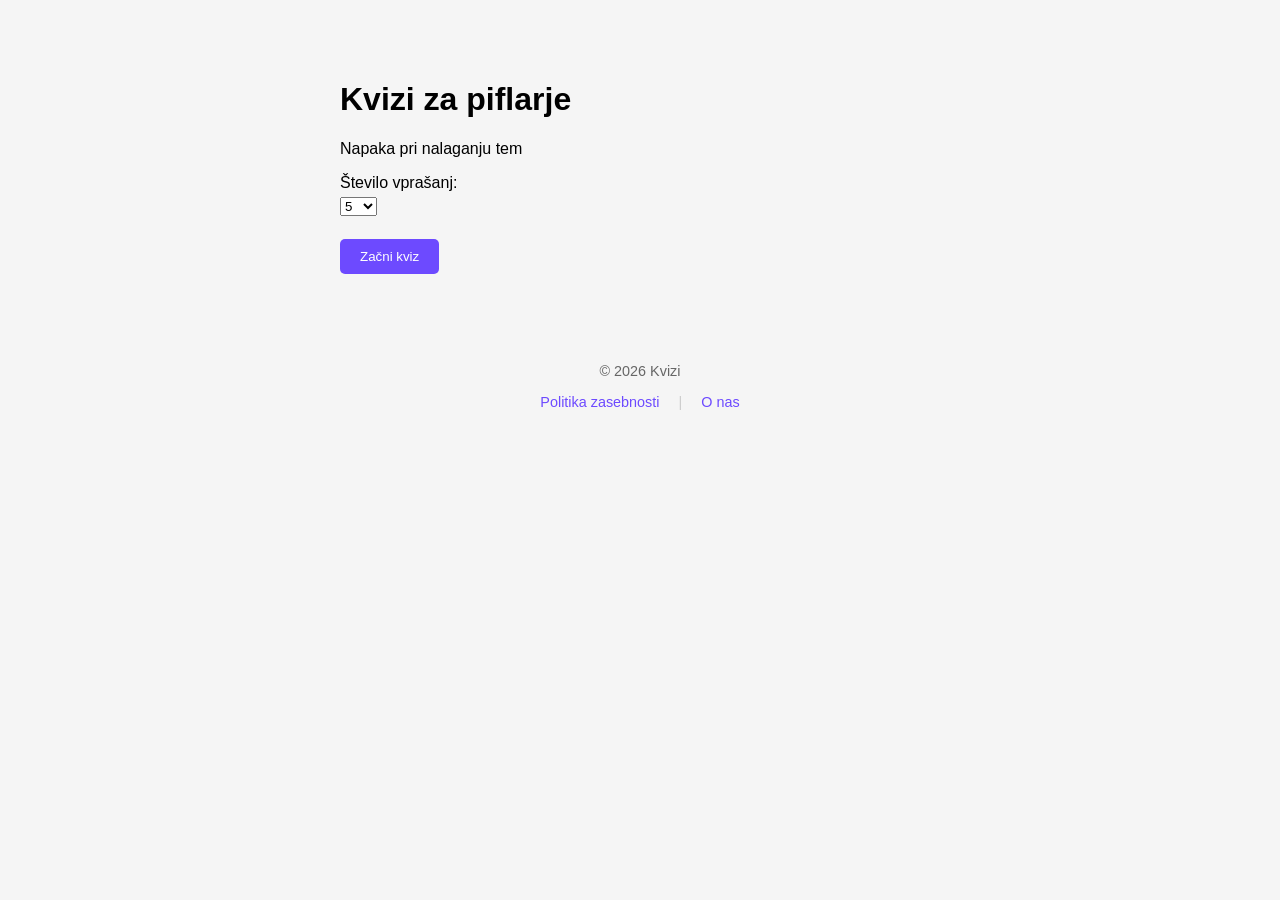
<file: index.html>
<!DOCTYPE html>
<html lang="sl">
<head>
  <meta charset="UTF-8">
  <meta name="viewport" content="width=device-width, initial-scale=1.0">
  <title>Kviz</title>
  <link rel="stylesheet" href="style.css">
</head>
<body>
  <h1>Kvizi za piflarje</h1>

  <div id="zacetni-zaslon">
    <!-- DREVO TEM -->
    <div id="teme-tree">
      <p>Nalaganje tem...</p>
    </div>

    <label for="stevilo">Število vprašanj:</label>
    <select id="stevilo">
      <option value="5">5</option>
      <option value="10">10</option>
      <option value="15">15</option>
    </select>
    <br><br>
    <button id="zacni-kviz">Začni kviz</button>
  </div>

  <div id="kviz-zaslon" style="display:none;">
    <div id="vprasanje-prikaz"></div>
    <button id="naslednje-vprasanje">Naprej</button>
  </div>

  <div id="rezultat-zaslon" style="display:none;">
    <h2 id="koncni-rezultat"></h2>
    <div id="napake-prikaz"></div>
  </div>

  <script src="app.js"></script>

  <footer style="text-align:center; margin-top:50px; padding:20px; color:#666; font-size:0.9em;">
    <p>&copy; 2026 Kvizi</p>
    <p>
      <a href="politika-zasebnosti.html" style="color:#6d4aff; text-decoration:none;">Politika zasebnosti</a>
      <span style="margin:0 15px; color:#ccc;">|</span>
      <a href="o-nas.html" style="color:#6d4aff; text-decoration:none;">O nas</a>
    </p>
  </footer>
</body>
</html>
</file>
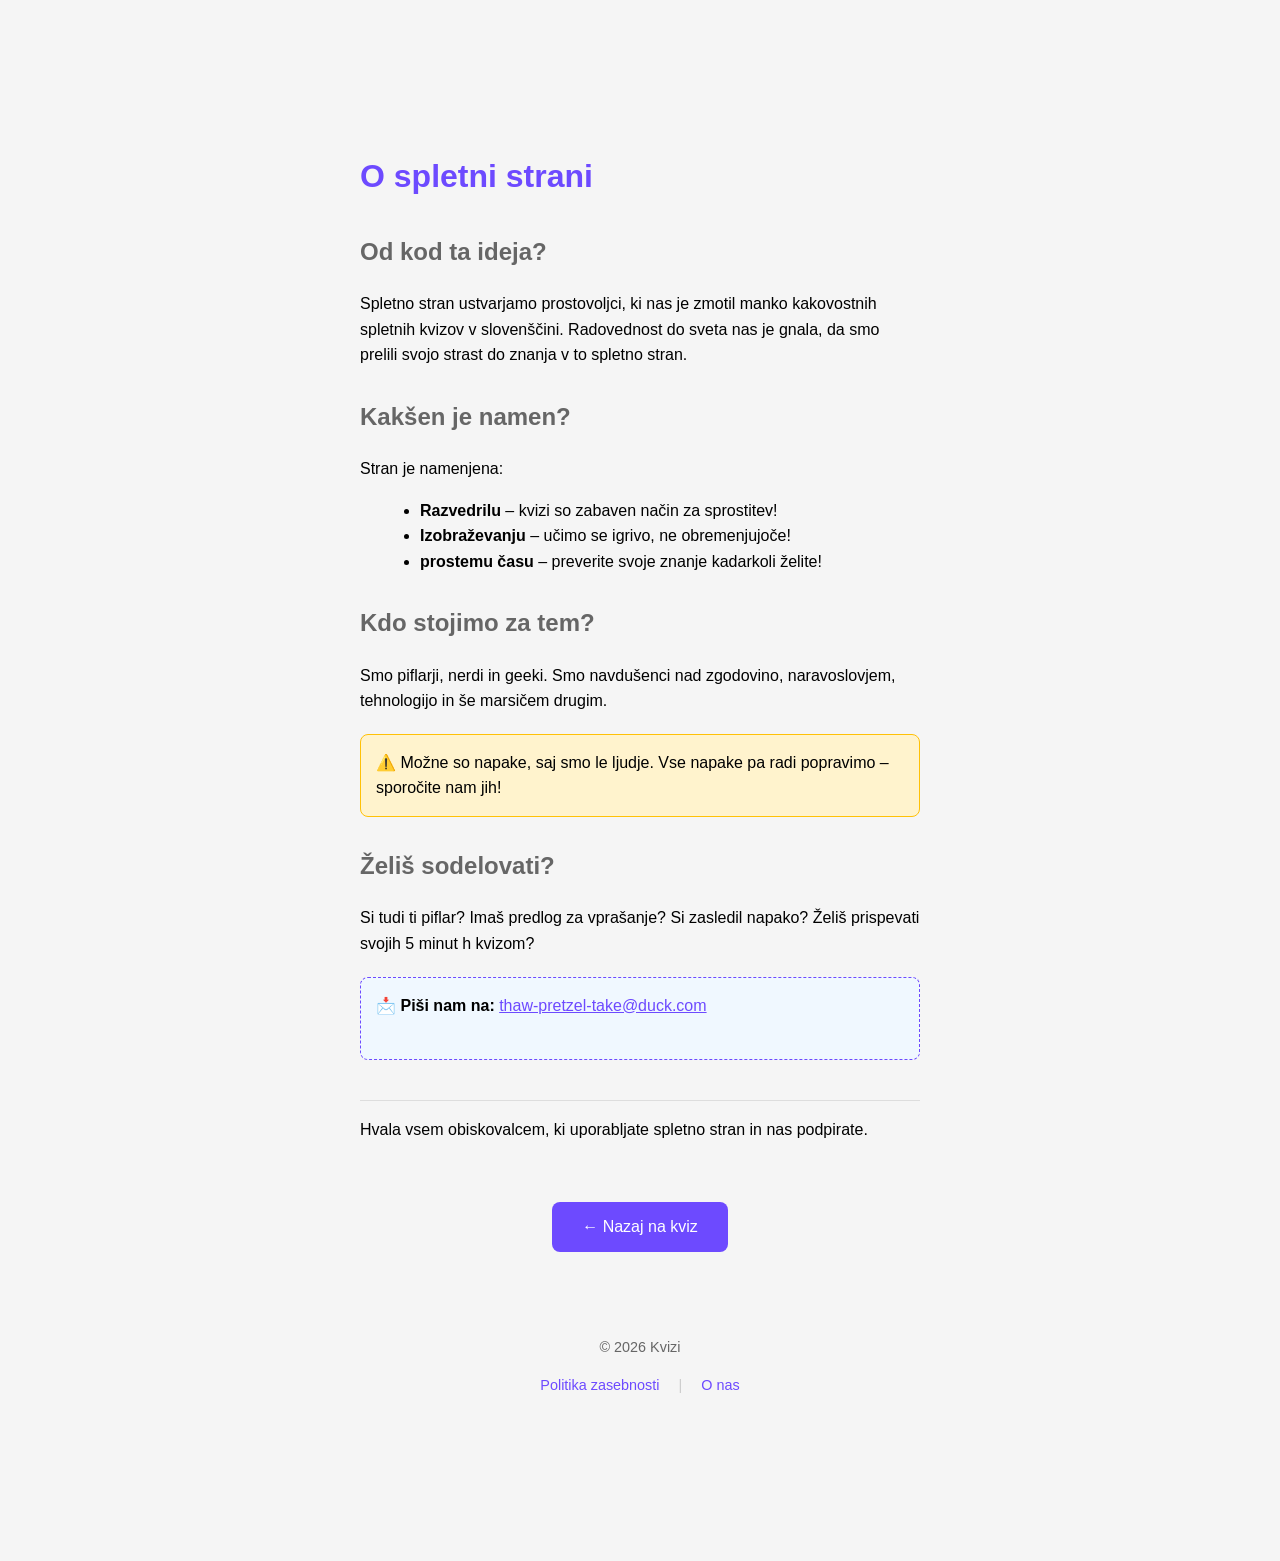
<file: o-nas.html>
<!DOCTYPE html>
<html lang="sl">
<head>
    <meta charset="UTF-8">
    <meta name="viewport" content="width=device-width, initial-scale=1.0">
    <title>O nas - Kvizi</title>
    <link rel="stylesheet" href="style.css">
    <style>
        .content-box { max-width:800px; margin:50px auto; padding:20px; line-height:1.6; }
        h1 { color:#6d4aff; }
        h2 { color:#666; margin-top:30px; }
        ul { list-style-type:disc; margin-left:20px; }
        .highlight { background:#fff3cd; padding:15px; border-radius:8px; margin:20px 0; border:1px solid #ffc107; }
        .contact { background:#f0f8ff; padding:15px; border-radius:8px; margin:20px 0; border:1px dashed #6d4aff; }
        a { color:#6d4aff; }
        .back-btn { display:inline-block; background:#6d4aff; color:white; text-decoration:none; padding:12px 30px; border-radius:8px; margin-top:30px; }
        footer { text-align:center; margin-top:50px; padding:20px; color:#666; font-size:0.9em; }
    </style>
</head>
<body>
    <div class="content-box">
        <h1>O spletni strani</h1>

        <h2>Od kod ta ideja?</h2>
        <p>Spletno stran ustvarjamo prostovoljci, ki nas je zmotil manko kakovostnih spletnih kvizov v slovenščini. Radovednost do sveta nas je gnala, da smo prelili svojo strast do znanja v to spletno stran.</p>

        <h2>Kakšen je namen?</h2>
        <p>Stran je namenjena:</p>
        <ul>
            <li><strong>Razvedrilu</strong> – kvizi so zabaven način za sprostitev!</li>
            <li><strong>Izobraževanju</strong> – učimo se igrivo, ne obremenjujoče!</li>
            <li><strong>prostemu času</strong> – preverite svoje znanje kadarkoli želite!</li>
        </ul>

        <h2>Kdo stojimo za tem?</h2>
        <p>Smo piflarji, nerdi in geeki. Smo navdušenci nad zgodovino, naravoslovjem, tehnologijo in še marsičem drugim.</p>

        <div class="highlight">
            ⚠️ Možne so napake, saj smo le ljudje. Vse napake pa radi popravimo – sporočite nam jih!
        </div>

        <h2>Želiš sodelovati?</h2>
        <p>Si tudi ti piflar? Imaš predlog za vprašanje? Si zasledil napako? Želiš prispevati svojih 5 minut h kvizom?</p>

        <div class="contact">
            📩 <strong>Piši nam na:</strong> <a href="mailto:thaw-pretzel-take@duck.com">thaw-pretzel-take@duck.com</a><br><br>
        </div>

        <hr style="margin-top:40px; border:none; border-top:1px solid #ddd;">

        <p>Hvala vsem obiskovalcem, ki uporabljate spletno stran in nas podpirate.</p>

        <div style="text-align:center; margin-top:30px;">
            <a href="index.html" class="back-btn">← Nazaj na kviz</a>
        </div>

        <footer style="text-align:center; margin-top:50px; padding:20px; color:#666; font-size:0.9em;">
          <p>&copy; 2026 Kvizi</p>
          <p>
              <a href="politika-zasebnosti.html" style="color:#6d4aff; text-decoration:none;">Politika zasebnosti</a>
              <span style="margin:0 15px; color:#ccc;">|</span>
              <a href="o-nas.html" style="color:#6d4aff; text-decoration:none;">O nas</a>
          </p>
        </footer>
    </div>
</body>
</html>
</file>
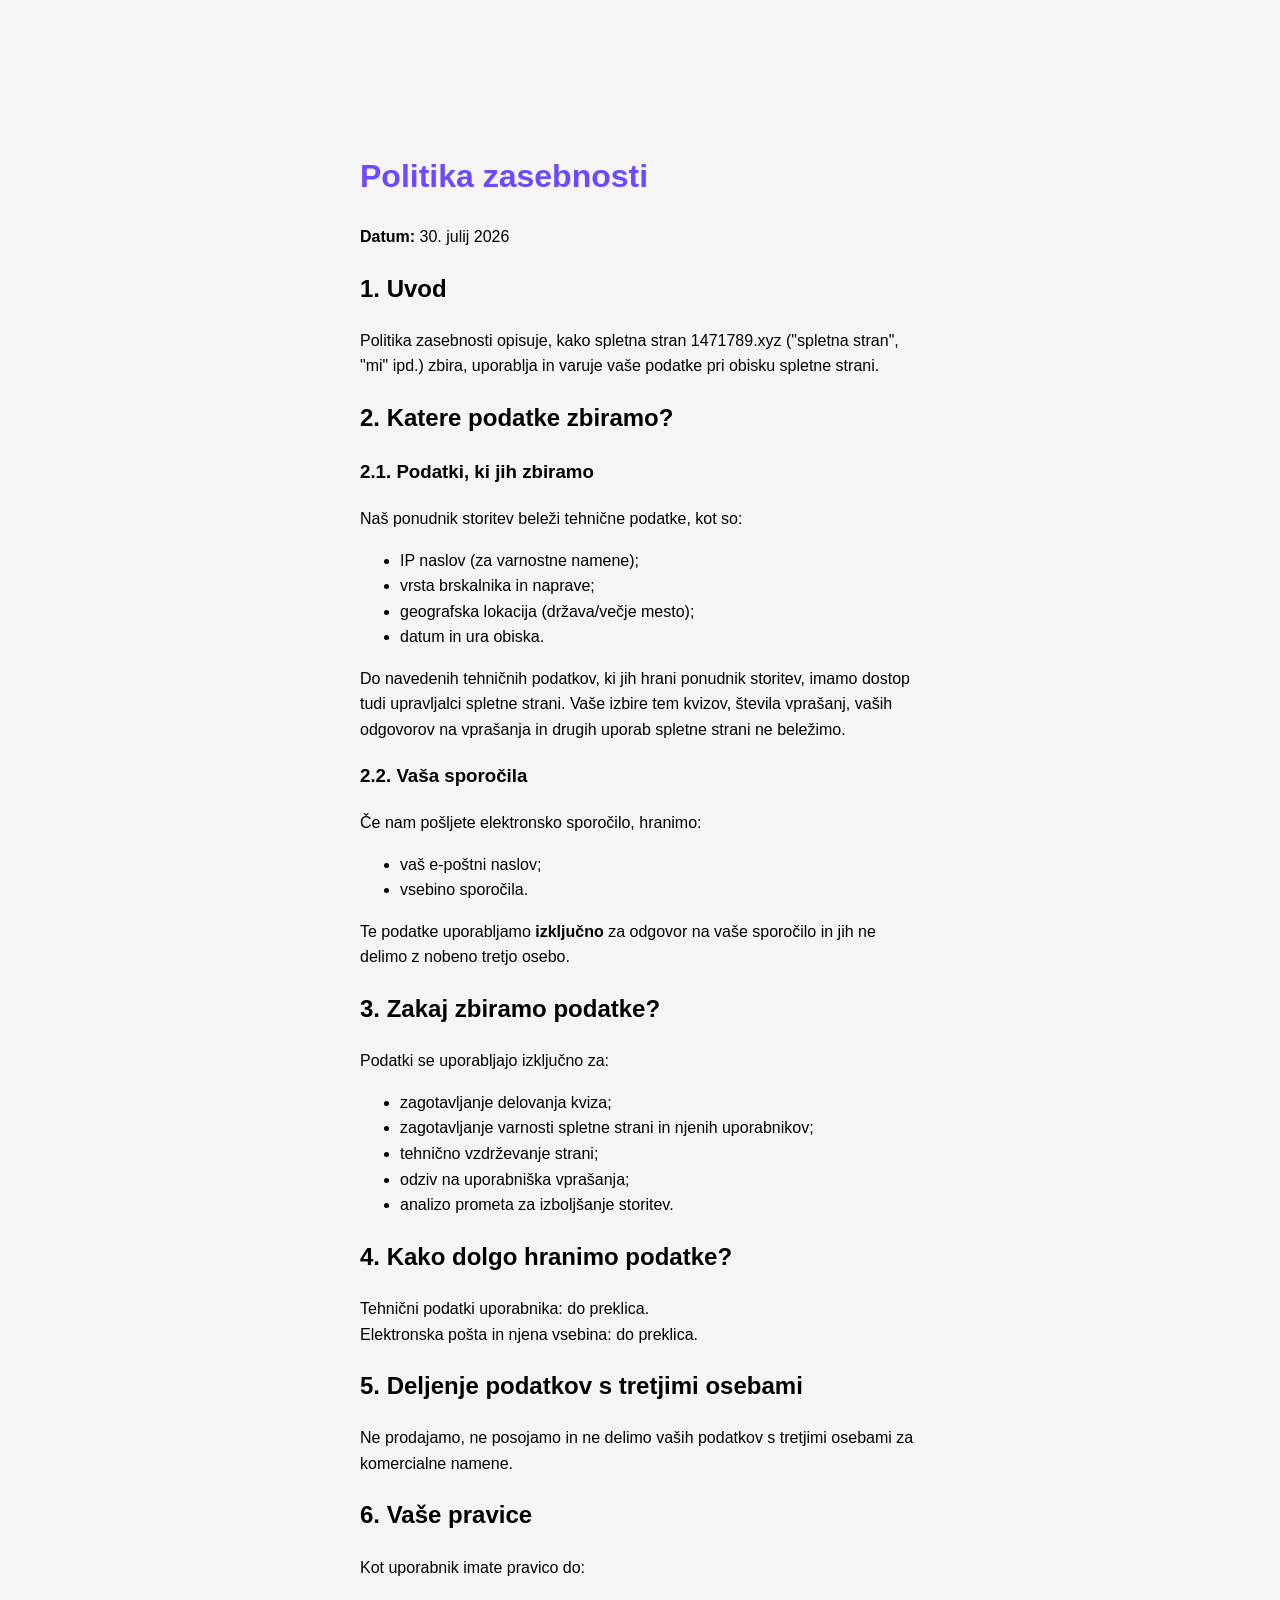
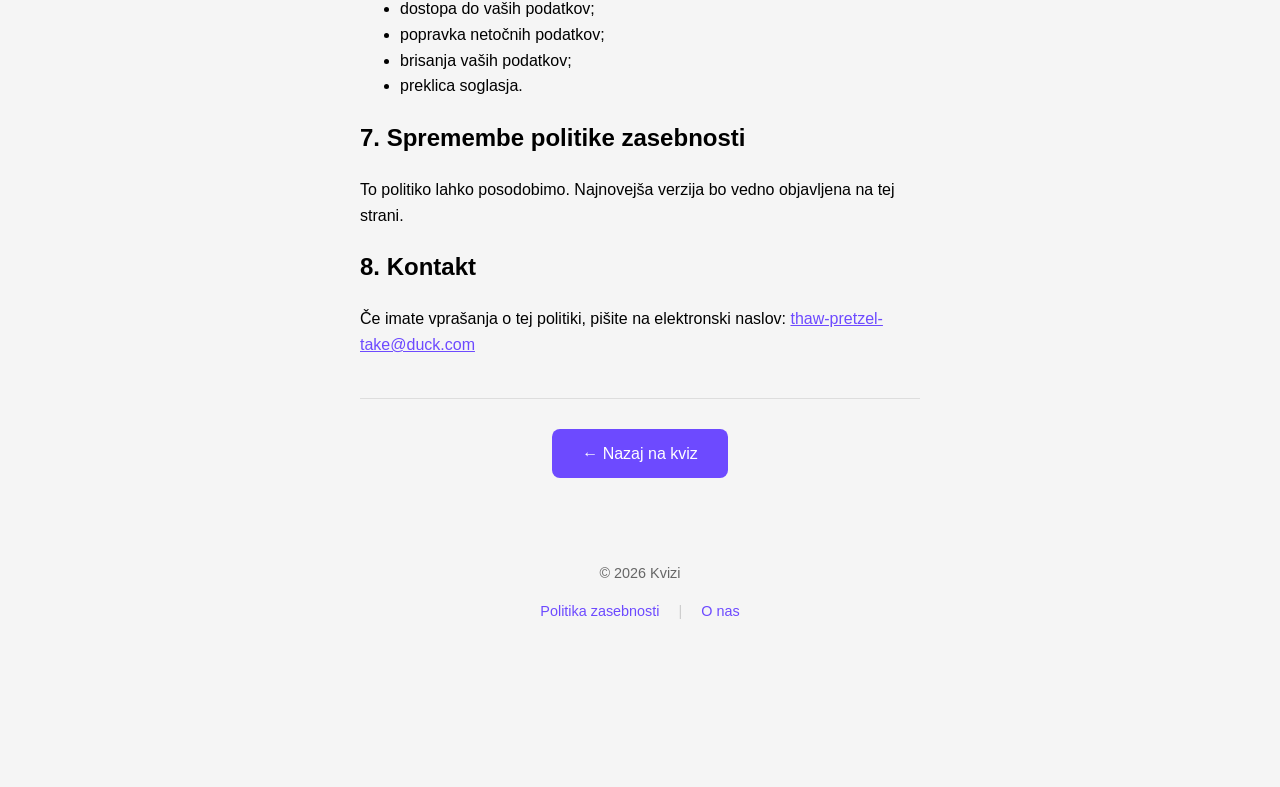
<file: politika-zasebnosti.html>
<!DOCTYPE html>
<html lang="sl">
<head>
    <meta charset="UTF-8">
    <meta name="viewport" content="width=device-width, initial-scale=1.0">
    <title>Politika zasebnosti - Kvizi</title>
    <link rel="stylesheet" href="style.css">
</head>
<body>
    <div style="max-width:800px; margin:50px auto; padding:20px; line-height:1.6;">
        <h1 style="color:#6d4aff;">Politika zasebnosti</h1>
        <p><strong>Datum:</strong> 30. julij 2026</p>

        <h2>1. Uvod</h2>
        <p>Politika zasebnosti opisuje, kako spletna stran 1471789.xyz ("spletna stran", "mi" ipd.) zbira, uporablja in varuje vaše podatke pri obisku spletne strani.</p>

        <h2>2. Katere podatke zbiramo?</h2>

        <h3>2.1. Podatki, ki jih zbiramo</h3>
        <p>Naš ponudnik storitev beleži tehnične podatke, kot so:</p>
        <ul>
            <li>IP naslov (za varnostne namene);</li>
            <li>vrsta brskalnika in naprave;</li>
            <li>geografska lokacija (država/večje mesto);</li>
            <li>datum in ura obiska.</li>
        </ul>
        <p>Do navedenih tehničnih podatkov, ki jih hrani ponudnik storitev, imamo dostop tudi upravljalci spletne strani. Vaše izbire tem kvizov, števila vprašanj, vaših odgovorov na vprašanja in drugih uporab spletne strani ne beležimo.</p>

        <h3>2.2. Vaša sporočila</h3>
        <p>Če nam pošljete elektronsko sporočilo, hranimo:</p>
        <ul>
            <li>vaš e-poštni naslov;</li>
            <li>vsebino sporočila.</li>
        </ul>
        <p>Te podatke uporabljamo <strong>izključno</strong> za odgovor na vaše sporočilo in jih ne delimo z nobeno tretjo osebo.</p>

        <h2>3. Zakaj zbiramo podatke?</h2>
        <p>Podatki se uporabljajo izključno za:</p>
        <ul>
            <li>zagotavljanje delovanja kviza;</li>
            <li>zagotavljanje varnosti spletne strani in njenih uporabnikov;</li>
            <li>tehnično vzdrževanje strani;</li>
            <li>odziv na uporabniška vprašanja;</li>
            <li>analizo prometa za izboljšanje storitev.</li>
        </ul>

        <h2>4. Kako dolgo hranimo podatke?</h2>
        <p>Tehnični podatki uporabnika: do preklica.<br>
        Elektronska pošta in njena vsebina: do preklica.</p>

        <h2>5. Deljenje podatkov s tretjimi osebami</h2>
        <p>Ne prodajamo, ne posojamo in ne delimo vaših podatkov s tretjimi osebami za komercialne namene.</p>

        <h2>6. Vaše pravice</h2>
        <p>Kot uporabnik imate pravico do:</p>
        <ul>
            <li>dostopa do vaših podatkov;</li>
            <li>popravka netočnih podatkov;</li>
            <li>brisanja vaših podatkov;</li>
            <li>preklica soglasja.</li>
        </ul>

        <h2>7. Spremembe politike zasebnosti</h2>
        <p>To politiko lahko posodobimo. Najnovejša verzija bo vedno objavljena na tej strani.</p>

        <h2>8. Kontakt</h2>
        <p>Če imate vprašanja o tej politiki, pišite na elektronski naslov: <a href="mailto:thaw-pretzel-take@duck.com" style="color:#6d4aff;">thaw-pretzel-take@duck.com</a></p>

        <hr style="margin-top:40px; border:none; border-top:1px solid #ddd;">

        <div style="text-align:center; margin-top:30px;">
            <a href="index.html" style="display:inline-block; background:#6d4aff; color:white; text-decoration:none; padding:12px 30px; border-radius:8px; font-size:16px;">
                ← Nazaj na kviz
            </a>
        </div>
      <footer style="text-align:center; margin-top:50px; padding:20px; color:#666; font-size:0.9em;">
          <p>&copy; 2026 Kvizi</p>
          <p>
              <a href="politika-zasebnosti.html" style="color:#6d4aff; text-decoration:none;">Politika zasebnosti</a>
              <span style="margin:0 15px; color:#ccc;">|</span>
              <a href="o-nas.html" style="color:#6d4aff; text-decoration:none;">O nas</a>
          </p>
      </footer>
    </div>
</body>
</html>
</file>
<file: style.css>
body {
  font-family: Arial, sans-serif;
  max-width: 600px;
  margin: 40px auto;
  padding: 20px;
  background: #f5f5f5;
}

button {
  background: #6d4aff;
  color: white;
  border: none;
  padding: 10px 20px;
  cursor: pointer;
  border-radius: 5px;
  margin: 5px 0;
}

button:hover {
  opacity: 0.9;
}

label {
  display: block;
  margin: 5px 0;
}

#naslednje-vprasanje {
  margin-top: 20px;
}
</file>
